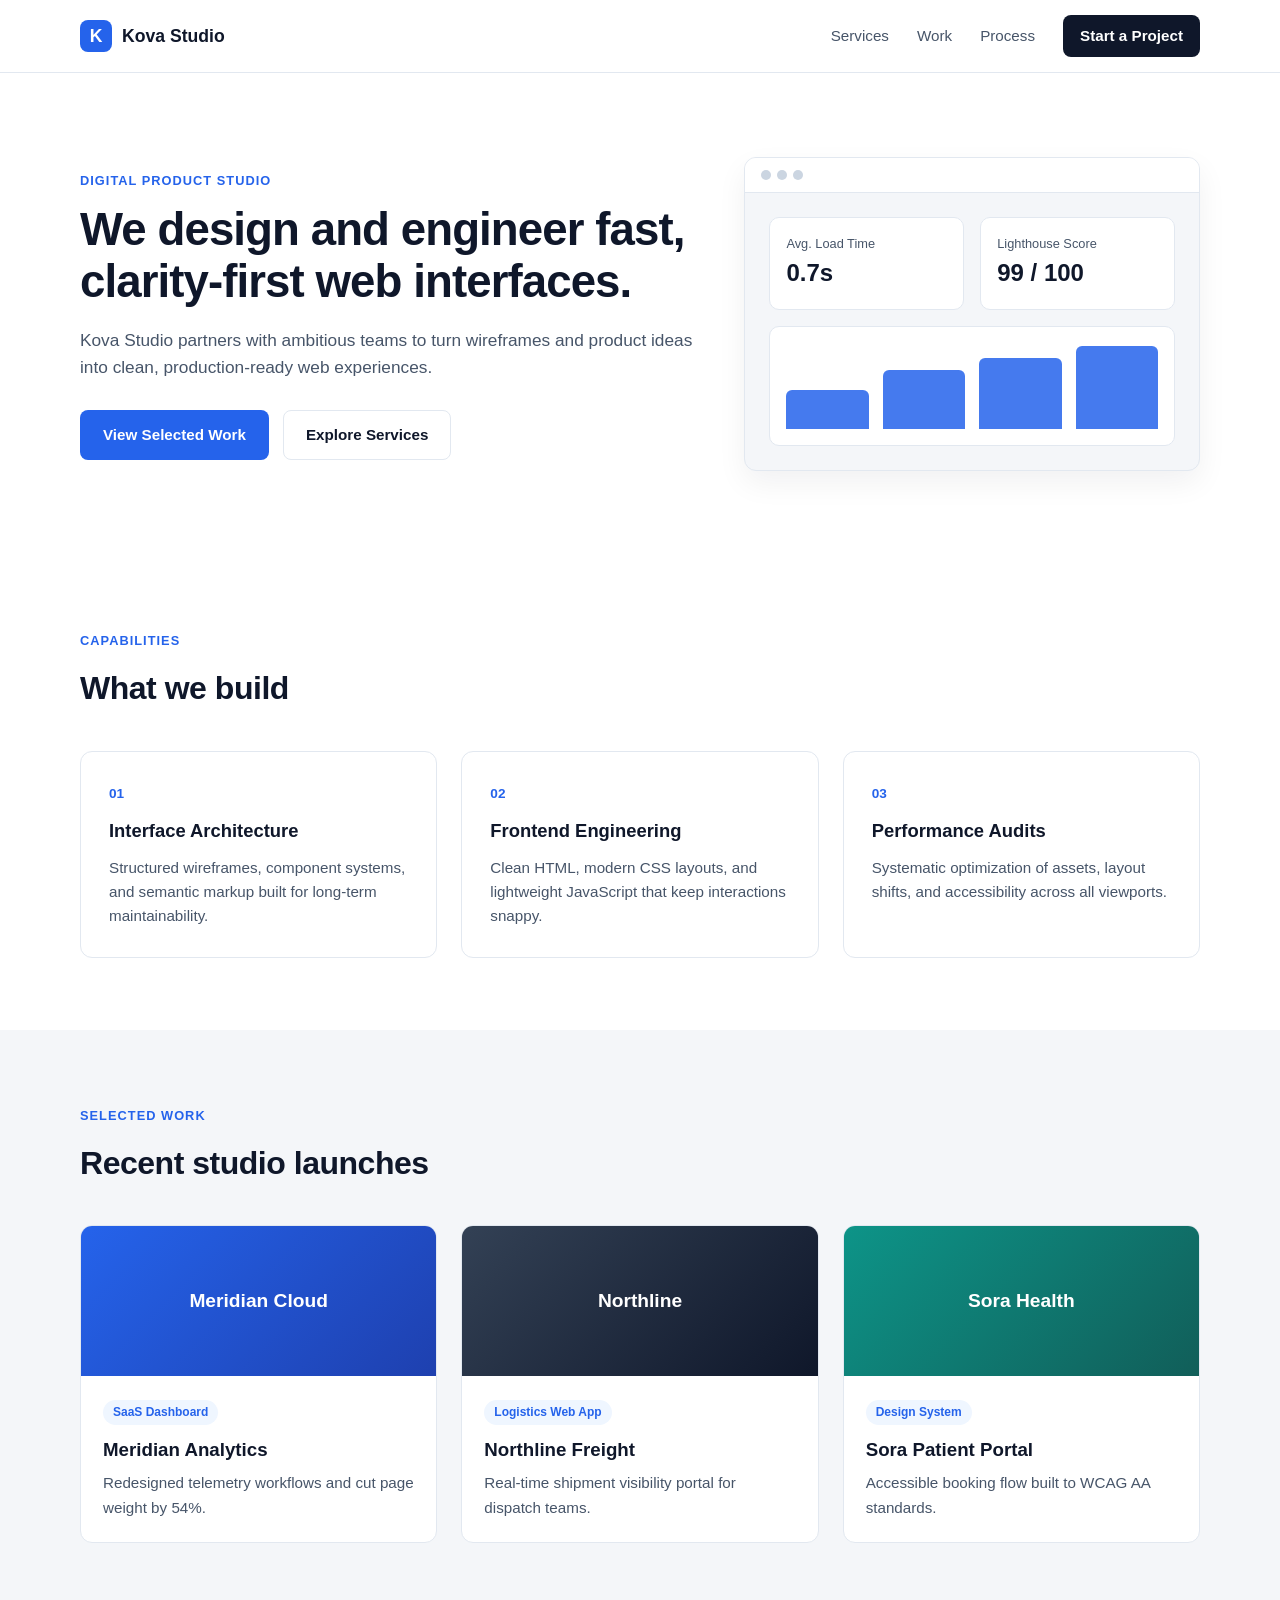
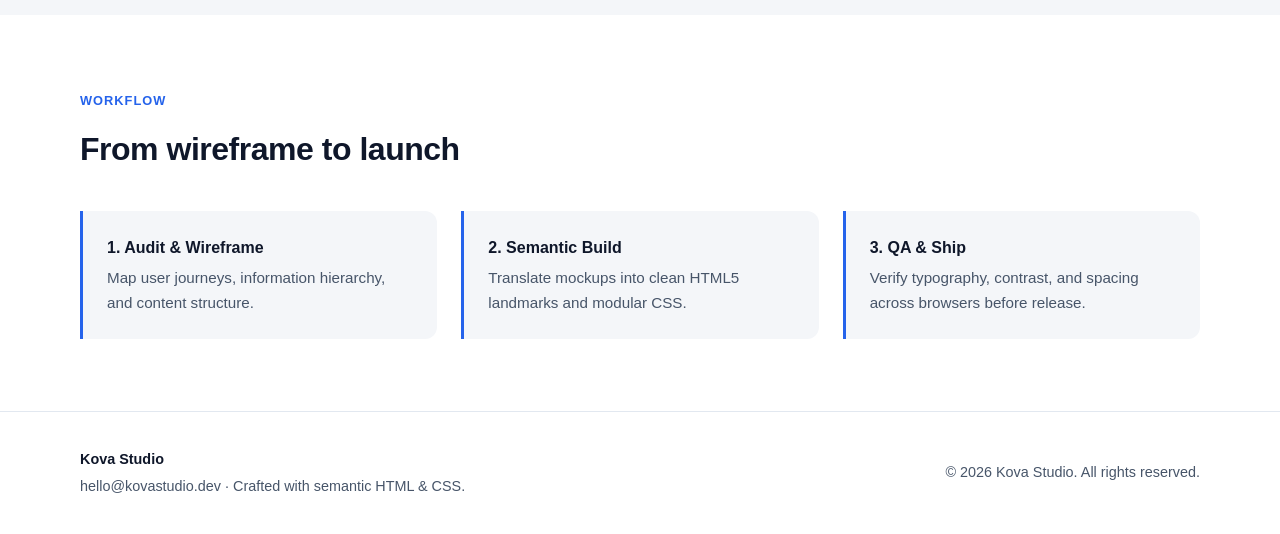
<file: week-1/index.html>
<!DOCTYPE html>
<html lang="en">
<head>
    <meta charset="UTF-8">
    <meta name="viewport" content="width=device-width, initial-scale=1.0">
    <title>Kova Studio — Digital Product &amp; Web Engineering</title>
    <link rel="stylesheet" href="styles.css">
</head>
<body>
    <header class="site-header">
        <div class="container header-inner">
            <a href="#" class="brand">
                <span class="brand-mark">K</span>
                <span>Kova Studio</span>
            </a>
            <nav class="main-nav">
                <a href="#services">Services</a>
                <a href="#work">Work</a>
                <a href="#process">Process</a>
                <a href="#contact" class="btn btn-sm">Start a Project</a>
            </nav>
        </div>
    </header>

    <main>
        <section class="hero">
            <div class="container hero-grid">
                <div class="hero-copy">
                    <span class="eyebrow">Digital Product Studio</span>
                    <h1>We design and engineer fast, clarity-first web interfaces.</h1>
                    <p class="lead">
                        Kova Studio partners with ambitious teams to turn wireframes and product ideas
                        into clean, production-ready web experiences.
                    </p>
                    <div class="hero-actions">
                        <a href="#work" class="btn btn-primary">View Selected Work</a>
                        <a href="#services" class="btn btn-outline">Explore Services</a>
                    </div>
                </div>
                <div class="hero-visual">
                    <div class="mockup-window">
                        <div class="mockup-bar">
                            <span></span><span></span><span></span>
                        </div>
                        <div class="mockup-body">
                            <div class="mockup-metric">
                                <span class="label">Avg. Load Time</span>
                                <strong>0.7s</strong>
                            </div>
                            <div class="mockup-metric">
                                <span class="label">Lighthouse Score</span>
                                <strong>99 / 100</strong>
                            </div>
                            <div class="mockup-bar-chart">
                                <div style="height: 45%;"></div>
                                <div style="height: 68%;"></div>
                                <div style="height: 82%;"></div>
                                <div style="height: 96%;"></div>
                            </div>
                        </div>
                    </div>
                </div>
            </div>
        </section>

        <section id="services" class="section">
            <div class="container">
                <div class="section-header">
                    <span class="eyebrow">Capabilities</span>
                    <h2>What we build</h2>
                </div>
                <div class="card-grid">
                    <article class="card">
                        <span class="card-index">01</span>
                        <h3>Interface Architecture</h3>
                        <p>Structured wireframes, component systems, and semantic markup built for long-term maintainability.</p>
                    </article>
                    <article class="card">
                        <span class="card-index">02</span>
                        <h3>Frontend Engineering</h3>
                        <p>Clean HTML, modern CSS layouts, and lightweight JavaScript that keep interactions snappy.</p>
                    </article>
                    <article class="card">
                        <span class="card-index">03</span>
                        <h3>Performance Audits</h3>
                        <p>Systematic optimization of assets, layout shifts, and accessibility across all viewports.</p>
                    </article>
                </div>
            </div>
        </section>

        <section id="work" class="section section-muted">
            <div class="container">
                <div class="section-header">
                    <span class="eyebrow">Selected Work</span>
                    <h2>Recent studio launches</h2>
                </div>
                <div class="card-grid">
                    <article class="work-card">
                        <div class="work-thumb thumb-blue">Meridian Cloud</div>
                        <div class="work-body">
                            <span class="tag">SaaS Dashboard</span>
                            <h3>Meridian Analytics</h3>
                            <p>Redesigned telemetry workflows and cut page weight by 54%.</p>
                        </div>
                    </article>
                    <article class="work-card">
                        <div class="work-thumb thumb-slate">Northline</div>
                        <div class="work-body">
                            <span class="tag">Logistics Web App</span>
                            <h3>Northline Freight</h3>
                            <p>Real-time shipment visibility portal for dispatch teams.</p>
                        </div>
                    </article>
                    <article class="work-card">
                        <div class="work-thumb thumb-teal">Sora Health</div>
                        <div class="work-body">
                            <span class="tag">Design System</span>
                            <h3>Sora Patient Portal</h3>
                            <p>Accessible booking flow built to WCAG AA standards.</p>
                        </div>
                    </article>
                </div>
            </div>
        </section>

        <section id="process" class="section">
            <div class="container">
                <div class="section-header">
                    <span class="eyebrow">Workflow</span>
                    <h2>From wireframe to launch</h2>
                </div>
                <div class="process-grid">
                    <div class="process-step">
                        <strong>1. Audit &amp; Wireframe</strong>
                        <p>Map user journeys, information hierarchy, and content structure.</p>
                    </div>
                    <div class="process-step">
                        <strong>2. Semantic Build</strong>
                        <p>Translate mockups into clean HTML5 landmarks and modular CSS.</p>
                    </div>
                    <div class="process-step">
                        <strong>3. QA &amp; Ship</strong>
                        <p>Verify typography, contrast, and spacing across browsers before release.</p>
                    </div>
                </div>
            </div>
        </section>
    </main>

    <footer id="contact" class="site-footer">
        <div class="container footer-inner">
            <div>
                <strong>Kova Studio</strong>
                <p>hello@kovastudio.dev &middot; Crafted with semantic HTML &amp; CSS.</p>
            </div>
            <p class="copyright">&copy; 2026 Kova Studio. All rights reserved.</p>
        </div>
    </footer>
</body>
</html>
</file>
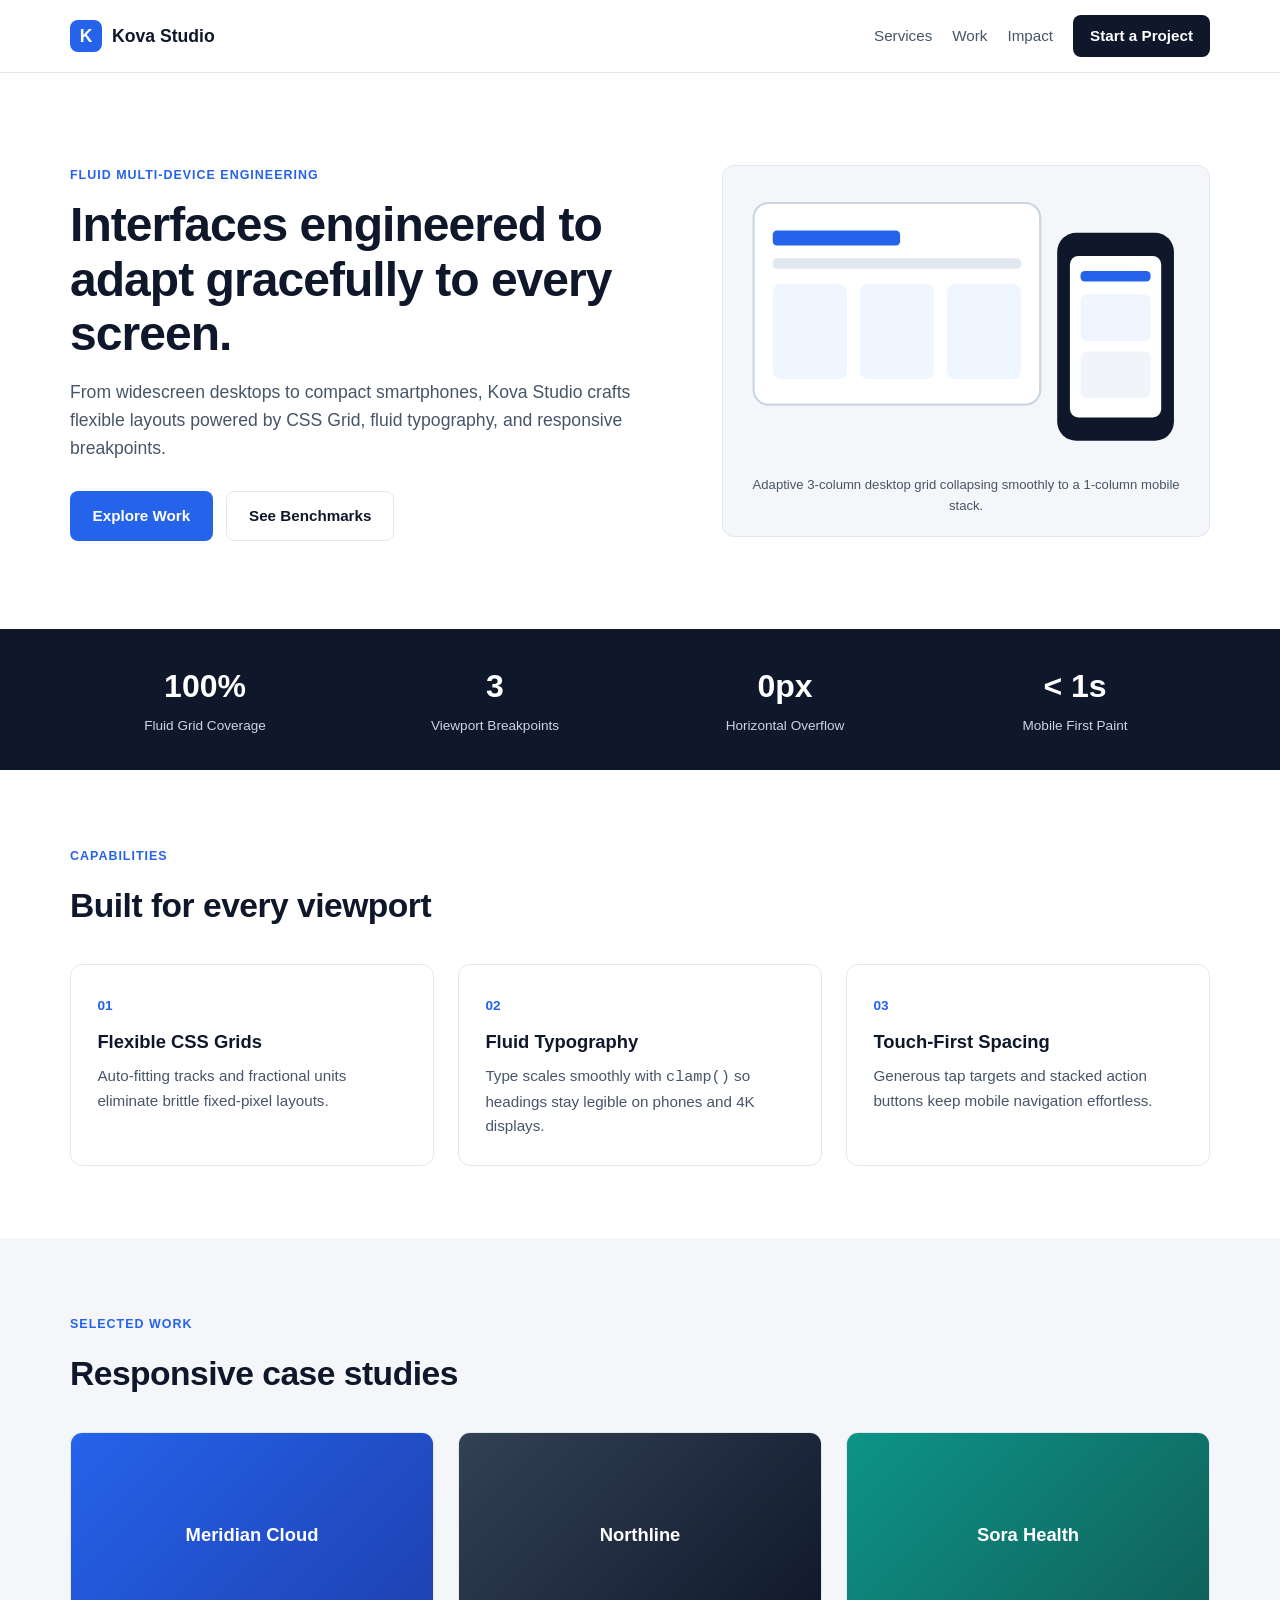
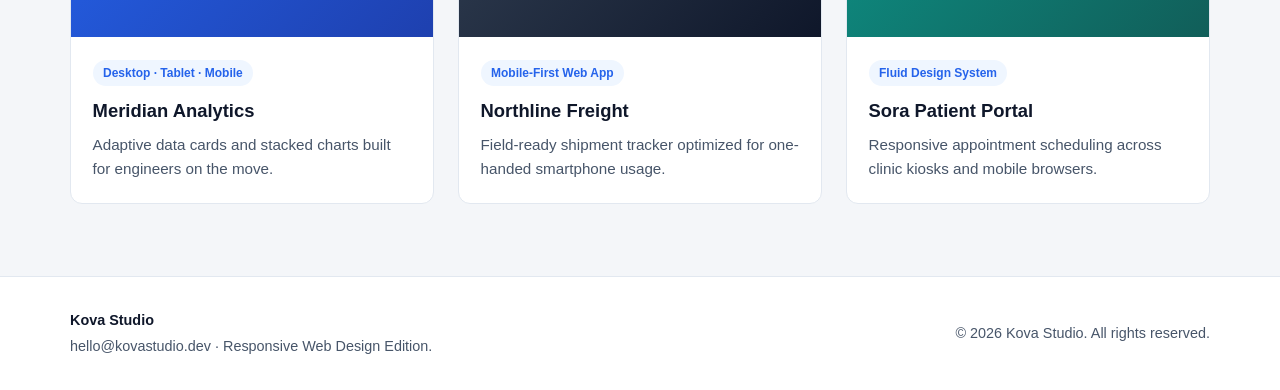
<file: week-2/index.html>
<!DOCTYPE html>
<html lang="en">
<head>
    <meta charset="UTF-8">
    <meta name="viewport" content="width=device-width, initial-scale=1.0">
    <title>Kova Studio — Responsive Web Design</title>
    <link rel="stylesheet" href="styles.css">
</head>
<body>
    <header class="site-header">
        <div class="container header-inner">
            <a href="#" class="brand">
                <span class="brand-mark">K</span>
                <span>Kova Studio</span>
            </a>
            <nav class="main-nav" aria-label="Primary">
                <a href="#services">Services</a>
                <a href="#work">Work</a>
                <a href="#metrics">Impact</a>
                <a href="#contact" class="btn btn-sm">Start a Project</a>
            </nav>
        </div>
    </header>

    <main>
        <section class="hero">
            <div class="container hero-grid">
                <div class="hero-copy">
                    <span class="eyebrow">Fluid Multi-Device Engineering</span>
                    <h1>Interfaces engineered to adapt gracefully to every screen.</h1>
                    <p class="lead">
                        From widescreen desktops to compact smartphones, Kova Studio crafts flexible
                        layouts powered by CSS Grid, fluid typography, and responsive breakpoints.
                    </p>
                    <div class="hero-actions">
                        <a href="#work" class="btn btn-primary">Explore Work</a>
                        <a href="#metrics" class="btn btn-outline">See Benchmarks</a>
                    </div>
                </div>
                <figure class="hero-figure">
                    <svg viewBox="0 0 420 260" class="fluid-svg" role="img" aria-label="Responsive desktop and mobile layout preview">
                        <rect x="10" y="16" width="270" height="190" rx="14" fill="#ffffff" stroke="#cbd5e1" stroke-width="2"/>
                        <rect x="28" y="42" width="120" height="14" rx="4" fill="#2563eb"/>
                        <rect x="28" y="68" width="234" height="10" rx="4" fill="#e2e8f0"/>
                        <rect x="28" y="92" width="70" height="90" rx="8" fill="#eff6ff"/>
                        <rect x="110" y="92" width="70" height="90" rx="8" fill="#eff6ff"/>
                        <rect x="192" y="92" width="70" height="90" rx="8" fill="#eff6ff"/>
                        <rect x="296" y="44" width="110" height="196" rx="18" fill="#0f172a"/>
                        <rect x="308" y="66" width="86" height="152" rx="8" fill="#ffffff"/>
                        <rect x="318" y="80" width="66" height="10" rx="4" fill="#2563eb"/>
                        <rect x="318" y="102" width="66" height="44" rx="6" fill="#eff6ff"/>
                        <rect x="318" y="156" width="66" height="44" rx="6" fill="#f1f5f9"/>
                    </svg>
                    <figcaption>Adaptive 3-column desktop grid collapsing smoothly to a 1-column mobile stack.</figcaption>
                </figure>
            </div>
        </section>

        <section id="metrics" class="metrics-strip">
            <div class="container metrics-grid">
                <div class="metric-item">
                    <strong>100%</strong>
                    <span>Fluid Grid Coverage</span>
                </div>
                <div class="metric-item">
                    <strong>3</strong>
                    <span>Viewport Breakpoints</span>
                </div>
                <div class="metric-item">
                    <strong>0px</strong>
                    <span>Horizontal Overflow</span>
                </div>
                <div class="metric-item">
                    <strong>&lt; 1s</strong>
                    <span>Mobile First Paint</span>
                </div>
            </div>
        </section>

        <section id="services" class="section">
            <div class="container">
                <div class="section-header">
                    <span class="eyebrow">Capabilities</span>
                    <h2>Built for every viewport</h2>
                </div>
                <div class="card-grid">
                    <article class="card">
                        <span class="card-index">01</span>
                        <h3>Flexible CSS Grids</h3>
                        <p>Auto-fitting tracks and fractional units eliminate brittle fixed-pixel layouts.</p>
                    </article>
                    <article class="card">
                        <span class="card-index">02</span>
                        <h3>Fluid Typography</h3>
                        <p>Type scales smoothly with <code>clamp()</code> so headings stay legible on phones and 4K displays.</p>
                    </article>
                    <article class="card">
                        <span class="card-index">03</span>
                        <h3>Touch-First Spacing</h3>
                        <p>Generous tap targets and stacked action buttons keep mobile navigation effortless.</p>
                    </article>
                </div>
            </div>
        </section>

        <section id="work" class="section section-muted">
            <div class="container">
                <div class="section-header">
                    <span class="eyebrow">Selected Work</span>
                    <h2>Responsive case studies</h2>
                </div>
                <div class="card-grid">
                    <article class="work-card">
                        <div class="work-thumb thumb-blue">Meridian Cloud</div>
                        <div class="work-body">
                            <span class="tag">Desktop &middot; Tablet &middot; Mobile</span>
                            <h3>Meridian Analytics</h3>
                            <p>Adaptive data cards and stacked charts built for engineers on the move.</p>
                        </div>
                    </article>
                    <article class="work-card">
                        <div class="work-thumb thumb-slate">Northline</div>
                        <div class="work-body">
                            <span class="tag">Mobile-First Web App</span>
                            <h3>Northline Freight</h3>
                            <p>Field-ready shipment tracker optimized for one-handed smartphone usage.</p>
                        </div>
                    </article>
                    <article class="work-card">
                        <div class="work-thumb thumb-teal">Sora Health</div>
                        <div class="work-body">
                            <span class="tag">Fluid Design System</span>
                            <h3>Sora Patient Portal</h3>
                            <p>Responsive appointment scheduling across clinic kiosks and mobile browsers.</p>
                        </div>
                    </article>
                </div>
            </div>
        </section>
    </main>

    <footer id="contact" class="site-footer">
        <div class="container footer-inner">
            <div>
                <strong>Kova Studio</strong>
                <p>hello@kovastudio.dev &middot; Responsive Web Design Edition.</p>
            </div>
            <p class="copyright">&copy; 2026 Kova Studio. All rights reserved.</p>
        </div>
    </footer>
</body>
</html>
</file>
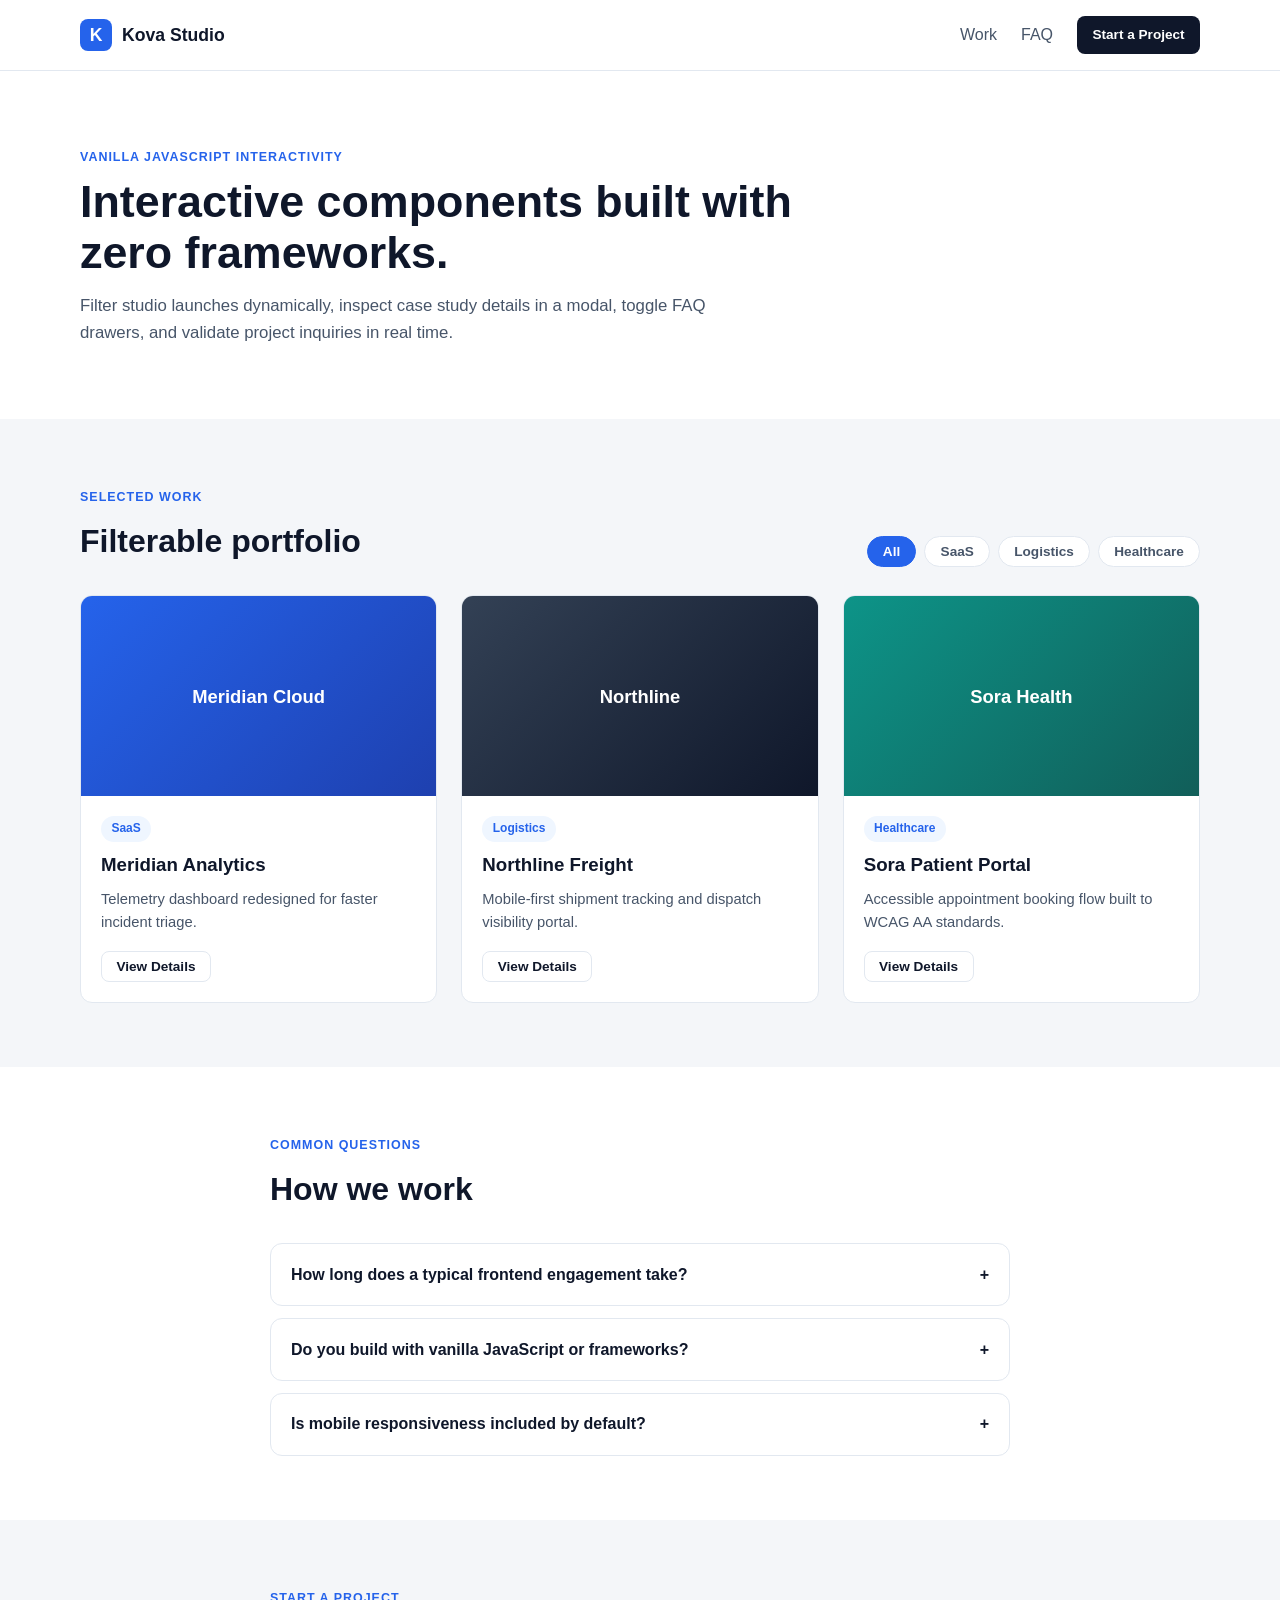
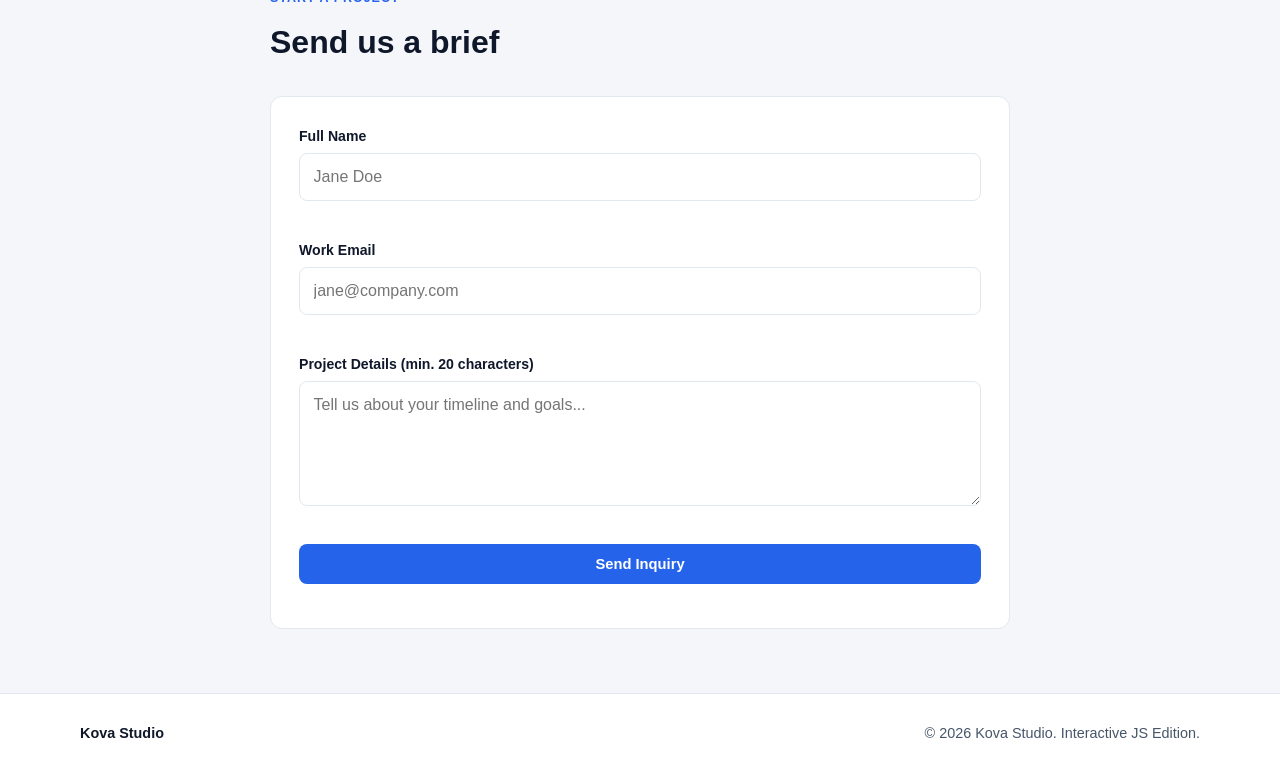
<file: week-3/index.html>
<!DOCTYPE html>
<html lang="en">
<head>
    <meta charset="UTF-8">
    <meta name="viewport" content="width=device-width, initial-scale=1.0">
    <title>Kova Studio — Interactive Web Experience</title>
    <link rel="stylesheet" href="styles.css">
</head>
<body>
    <header class="site-header">
        <div class="container header-inner">
            <a href="#" class="brand">
                <span class="brand-mark">K</span>
                <span>Kova Studio</span>
            </a>
            <button id="menu-toggle" class="menu-toggle" type="button" aria-label="Toggle navigation" aria-expanded="false">
                ☰
            </button>
            <nav id="main-nav" class="main-nav" aria-label="Primary">
                <a href="#work">Work</a>
                <a href="#faq">FAQ</a>
                <a href="#contact" class="btn btn-sm">Start a Project</a>
            </nav>
        </div>
    </header>

    <main>
        <section class="hero">
            <div class="container">
                <span class="eyebrow">Vanilla JavaScript Interactivity</span>
                <h1>Interactive components built with zero frameworks.</h1>
                <p class="lead">
                    Filter studio launches dynamically, inspect case study details in a modal,
                    toggle FAQ drawers, and validate project inquiries in real time.
                </p>
            </div>
        </section>

        <section id="work" class="section section-muted">
            <div class="container">
                <div class="section-bar">
                    <div>
                        <span class="eyebrow">Selected Work</span>
                        <h2>Filterable portfolio</h2>
                    </div>
                    <div class="filter-group" role="group" aria-label="Filter projects by category">
                        <button class="filter-btn active" data-filter="all" type="button">All</button>
                        <button class="filter-btn" data-filter="saas" type="button">SaaS</button>
                        <button class="filter-btn" data-filter="logistics" type="button">Logistics</button>
                        <button class="filter-btn" data-filter="healthcare" type="button">Healthcare</button>
                    </div>
                </div>

                <div id="work-grid" class="card-grid">
                    <article class="work-card" data-category="saas">
                        <div class="work-thumb thumb-blue">Meridian Cloud</div>
                        <div class="work-body">
                            <span class="tag">SaaS</span>
                            <h3>Meridian Analytics</h3>
                            <p>Telemetry dashboard redesigned for faster incident triage.</p>
                            <button class="btn btn-outline btn-sm open-modal-btn" type="button"
                                data-title="Meridian Analytics"
                                data-category="SaaS Dashboard"
                                data-summary="Re-architected a legacy analytics suite into modular UI panels, cutting initial bundle weight by 54% and doubling chart interaction speed.">
                                View Details
                            </button>
                        </div>
                    </article>

                    <article class="work-card" data-category="logistics">
                        <div class="work-thumb thumb-slate">Northline</div>
                        <div class="work-body">
                            <span class="tag">Logistics</span>
                            <h3>Northline Freight</h3>
                            <p>Mobile-first shipment tracking and dispatch visibility portal.</p>
                            <button class="btn btn-outline btn-sm open-modal-btn" type="button"
                                data-title="Northline Freight"
                                data-category="Logistics Web App"
                                data-summary="Built an adaptive shipment tracker with live status filters, responsive card grids, and fast one-handed mobile navigation for field drivers.">
                                View Details
                            </button>
                        </div>
                    </article>

                    <article class="work-card" data-category="healthcare">
                        <div class="work-thumb thumb-teal">Sora Health</div>
                        <div class="work-body">
                            <span class="tag">Healthcare</span>
                            <h3>Sora Patient Portal</h3>
                            <p>Accessible appointment booking flow built to WCAG AA standards.</p>
                            <button class="btn btn-outline btn-sm open-modal-btn" type="button"
                                data-title="Sora Patient Portal"
                                data-category="Healthcare Design System"
                                data-summary="Delivered a high-contrast, keyboard-navigable patient portal with simplified booking steps and instant validation feedback.">
                                View Details
                            </button>
                        </div>
                    </article>
                </div>
            </div>
        </section>

        <section id="faq" class="section">
            <div class="container narrow">
                <div class="section-header">
                    <span class="eyebrow">Common Questions</span>
                    <h2>How we work</h2>
                </div>
                <div class="accordion">
                    <div class="accordion-item">
                        <button class="accordion-trigger" type="button" aria-expanded="false">
                            <span>How long does a typical frontend engagement take?</span>
                            <span class="accordion-icon">+</span>
                        </button>
                        <div class="accordion-panel">
                            <p>Most marketing sites and interactive dashboards ship in 3 to 5 weeks from wireframe sign-off.</p>
                        </div>
                    </div>
                    <div class="accordion-item">
                        <button class="accordion-trigger" type="button" aria-expanded="false">
                            <span>Do you build with vanilla JavaScript or frameworks?</span>
                            <span class="accordion-icon">+</span>
                        </button>
                        <div class="accordion-panel">
                            <p>We match the stack to the project—using lean vanilla ES6 for content-heavy sites and component frameworks for complex apps.</p>
                        </div>
                    </div>
                    <div class="accordion-item">
                        <button class="accordion-trigger" type="button" aria-expanded="false">
                            <span>Is mobile responsiveness included by default?</span>
                            <span class="accordion-icon">+</span>
                        </button>
                        <div class="accordion-panel">
                            <p>Yes. Every layout is tested across desktop, tablet, and smartphone viewports before launch.</p>
                        </div>
                    </div>
                </div>
            </div>
        </section>

        <section id="contact" class="section section-muted">
            <div class="container narrow">
                <div class="section-header">
                    <span class="eyebrow">Start a Project</span>
                    <h2>Send us a brief</h2>
                </div>
                <form id="contact-form" class="contact-form" novalidate>
                    <div class="field">
                        <label for="name">Full Name</label>
                        <input id="name" name="name" type="text" placeholder="Jane Doe" required>
                        <small class="field-error" id="name-error"></small>
                    </div>
                    <div class="field">
                        <label for="email">Work Email</label>
                        <input id="email" name="email" type="email" placeholder="jane@company.com" required>
                        <small class="field-error" id="email-error"></small>
                    </div>
                    <div class="field">
                        <label for="message">Project Details (min. 20 characters)</label>
                        <textarea id="message" name="message" rows="4" placeholder="Tell us about your timeline and goals..." required></textarea>
                        <small class="field-error" id="message-error"></small>
                    </div>
                    <button type="submit" class="btn btn-primary">Send Inquiry</button>
                    <div id="form-status" class="form-status" aria-live="polite"></div>
                </form>
            </div>
        </section>
    </main>

    <!-- Project Details Modal -->
    <div id="project-modal" class="modal-backdrop hidden" role="dialog" aria-modal="true" aria-labelledby="modal-title">
        <div class="modal-card">
            <div class="modal-header">
                <span id="modal-category" class="tag">Category</span>
                <button id="close-modal" class="close-btn" type="button" aria-label="Close modal">✕</button>
            </div>
            <h3 id="modal-title">Project Title</h3>
            <p id="modal-summary" class="modal-summary"></p>
        </div>
    </div>

    <footer class="site-footer">
        <div class="container footer-inner">
            <strong>Kova Studio</strong>
            <p>&copy; 2026 Kova Studio. Interactive JS Edition.</p>
        </div>
    </footer>

    <script src="app.js"></script>
</body>
</html>
</file>
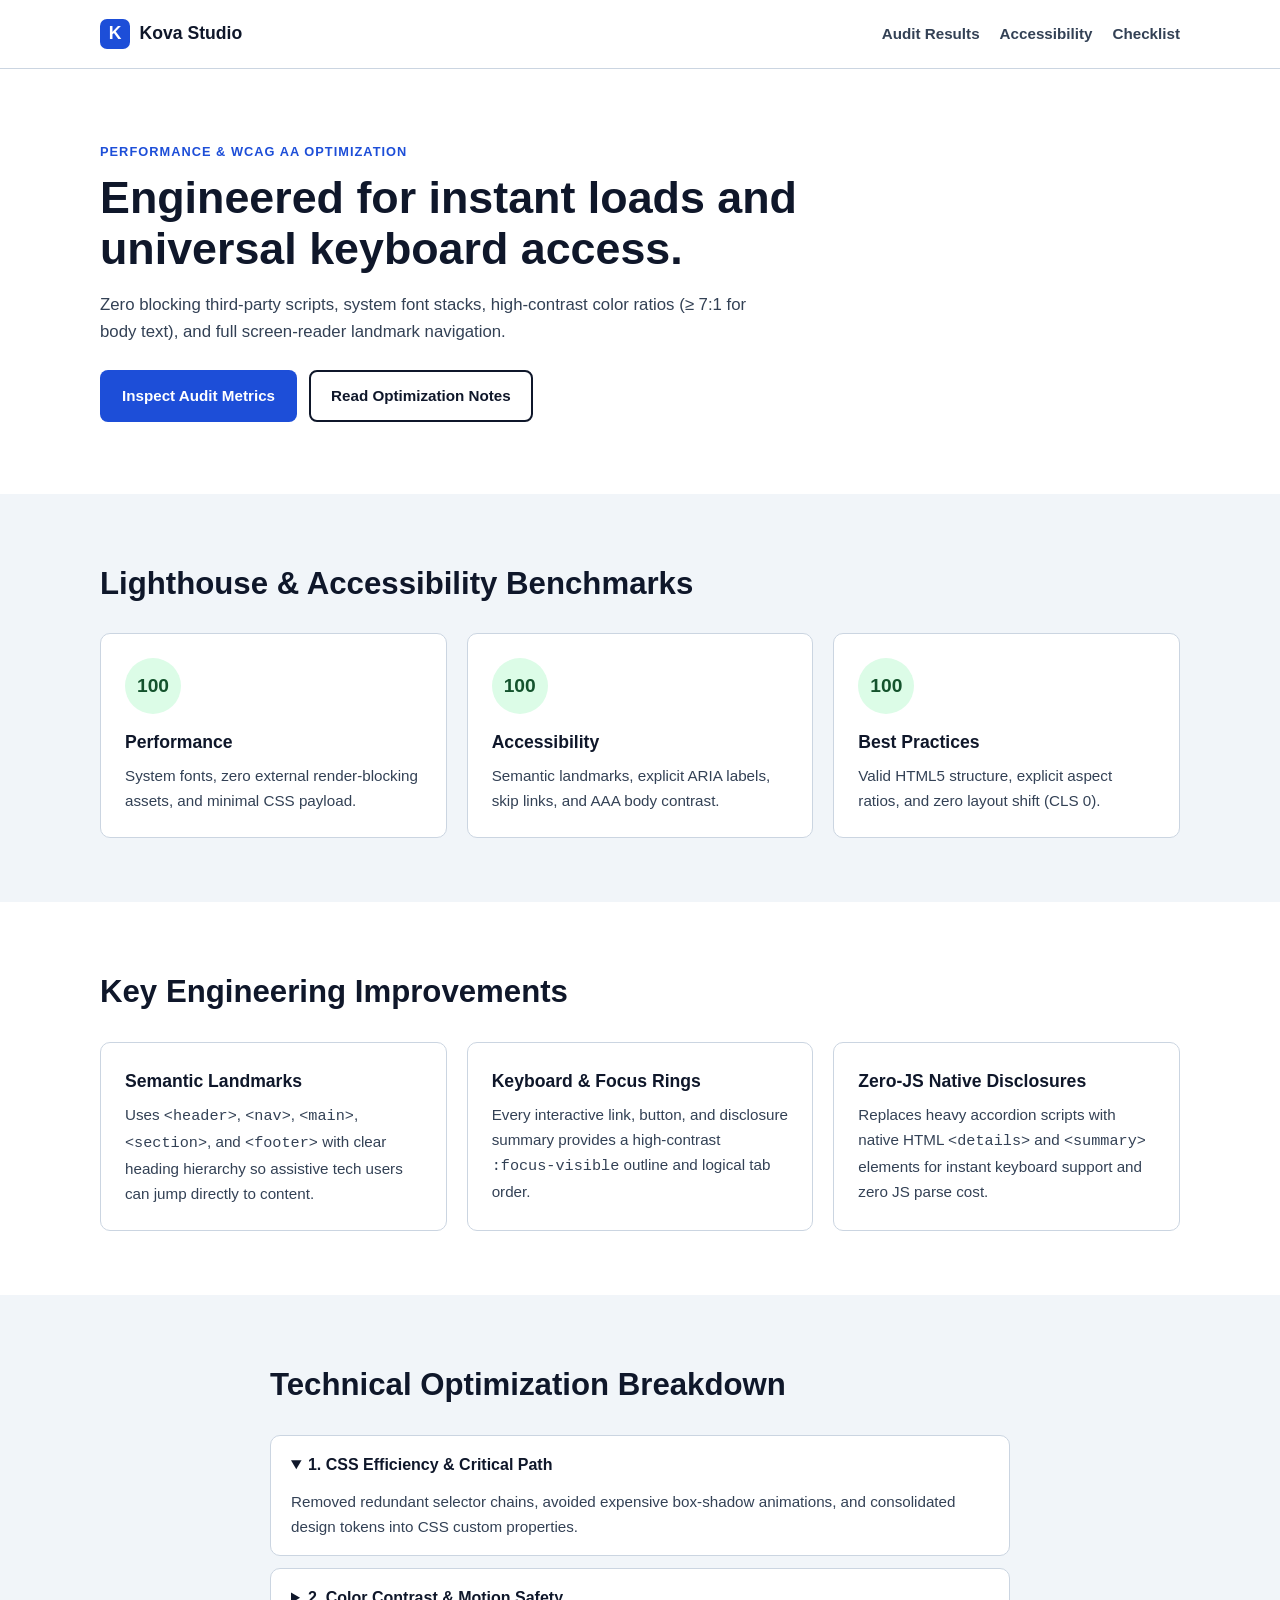
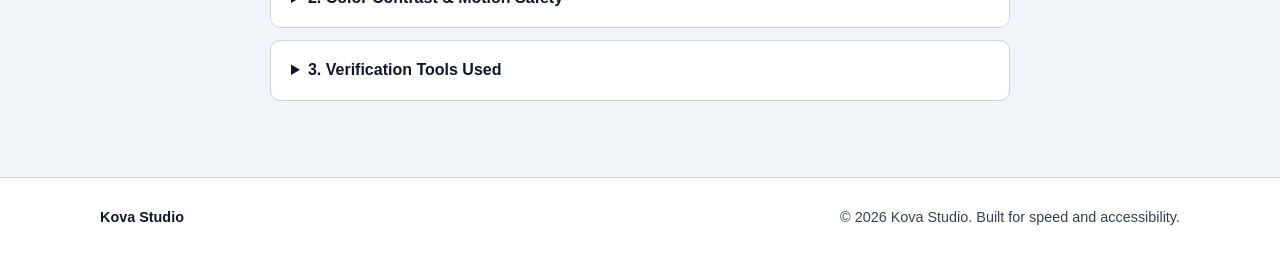
<file: week-4/index.html>
<!DOCTYPE html>
<html lang="en">
<head>
    <meta charset="UTF-8">
    <meta name="viewport" content="width=device-width, initial-scale=1.0">
    <meta name="description" content="Kova Studio — Accessible, high-performance frontend engineering built to WCAG AA and Lighthouse best practices.">
    <title>Kova Studio — Performance &amp; Accessibility</title>
    <link rel="stylesheet" href="styles.css">
</head>
<body>
    <a href="#main-content" class="skip-link">Skip to main content</a>

    <header class="site-header" role="banner">
        <div class="container header-inner">
            <a href="#main-content" class="brand" aria-label="Kova Studio Home">
                <span class="brand-mark" aria-hidden="true">K</span>
                <span>Kova Studio</span>
            </a>
            <nav class="main-nav" aria-label="Primary navigation">
                <a href="#audit">Audit Results</a>
                <a href="#accessibility">Accessibility</a>
                <a href="#checklist">Checklist</a>
            </nav>
        </div>
    </header>

    <main id="main-content" tabindex="-1">
        <section class="hero" aria-labelledby="hero-heading">
            <div class="container">
                <p class="eyebrow">Performance &amp; WCAG AA Optimization</p>
                <h1 id="hero-heading">Engineered for instant loads and universal keyboard access.</h1>
                <p class="lead">
                    Zero blocking third-party scripts, system font stacks, high-contrast color ratios
                    (&ge; 7:1 for body text), and full screen-reader landmark navigation.
                </p>
                <div class="hero-actions">
                    <a href="#audit" class="btn btn-primary">Inspect Audit Metrics</a>
                    <a href="#checklist" class="btn btn-outline">Read Optimization Notes</a>
                </div>
            </div>
        </section>

        <section id="audit" class="section section-muted" aria-labelledby="audit-heading">
            <div class="container">
                <h2 id="audit-heading">Lighthouse &amp; Accessibility Benchmarks</h2>
                <div class="kpi-grid" role="list">
                    <article class="kpi-card" role="listitem">
                        <span class="kpi-score" aria-label="Performance score 100 out of 100">100</span>
                        <h3>Performance</h3>
                        <p>System fonts, zero external render-blocking assets, and minimal CSS payload.</p>
                    </article>
                    <article class="kpi-card" role="listitem">
                        <span class="kpi-score" aria-label="Accessibility score 100 out of 100">100</span>
                        <h3>Accessibility</h3>
                        <p>Semantic landmarks, explicit ARIA labels, skip links, and AAA body contrast.</p>
                    </article>
                    <article class="kpi-card" role="listitem">
                        <span class="kpi-score" aria-label="Best practices score 100 out of 100">100</span>
                        <h3>Best Practices</h3>
                        <p>Valid HTML5 structure, explicit aspect ratios, and zero layout shift (CLS 0).</p>
                    </article>
                </div>
            </div>
        </section>

        <section id="accessibility" class="section" aria-labelledby="a11y-heading">
            <div class="container">
                <h2 id="a11y-heading">Key Engineering Improvements</h2>
                <div class="card-grid">
                    <article class="card">
                        <h3>Semantic Landmarks</h3>
                        <p>Uses <code>&lt;header&gt;</code>, <code>&lt;nav&gt;</code>, <code>&lt;main&gt;</code>, <code>&lt;section&gt;</code>, and <code>&lt;footer&gt;</code> with clear heading hierarchy so assistive tech users can jump directly to content.</p>
                    </article>
                    <article class="card">
                        <h3>Keyboard &amp; Focus Rings</h3>
                        <p>Every interactive link, button, and disclosure summary provides a high-contrast <code>:focus-visible</code> outline and logical tab order.</p>
                    </article>
                    <article class="card">
                        <h3>Zero-JS Native Disclosures</h3>
                        <p>Replaces heavy accordion scripts with native HTML <code>&lt;details&gt;</code> and <code>&lt;summary&gt;</code> elements for instant keyboard support and zero JS parse cost.</p>
                    </article>
                </div>
            </div>
        </section>

        <section id="checklist" class="section section-muted" aria-labelledby="checklist-heading">
            <div class="container narrow">
                <h2 id="checklist-heading">Technical Optimization Breakdown</h2>
                <details class="disclosure" open>
                    <summary>1. CSS Efficiency &amp; Critical Path</summary>
                    <p>Removed redundant selector chains, avoided expensive box-shadow animations, and consolidated design tokens into CSS custom properties.</p>
                </details>
                <details class="disclosure">
                    <summary>2. Color Contrast &amp; Motion Safety</summary>
                    <p>Primary text (#0f172a on #ffffff) achieves a 17.8:1 contrast ratio, while muted text (#334155 on #ffffff) exceeds 10:1. Respects <code>prefers-reduced-motion: reduce</code>.</p>
                </details>
                <details class="disclosure">
                    <summary>3. Verification Tools Used</summary>
                    <p>Validated using Chrome Lighthouse, WAVE Web Accessibility Evaluation Tool, and keyboard-only Tab / Shift+Tab / Enter walkthroughs.</p>
                </details>
            </div>
        </section>
    </main>

    <footer class="site-footer" role="contentinfo">
        <div class="container footer-inner">
            <strong>Kova Studio</strong>
            <p>&copy; 2026 Kova Studio. Built for speed and accessibility.</p>
        </div>
    </footer>
</body>
</html>
</file>
<file: week-1/styles.css>
:root {
    --bg: #ffffff;
    --bg-muted: #f4f6f9;
    --ink: #0f172a;
    --ink-muted: #475569;
    --border: #e2e8f0;
    --accent: #2563eb;
    --accent-dark: #1d4ed8;
    --radius: 12px;
}

* {
    box-sizing: border-box;
    margin: 0;
    padding: 0;
}

body {
    font-family: -apple-system, BlinkMacSystemFont, "Segoe UI", Roboto, sans-serif;
    color: var(--ink);
    background: var(--bg);
    line-height: 1.6;
}

a {
    color: inherit;
    text-decoration: none;
}

.container {
    width: 1120px;
    max-width: 92%;
    margin: 0 auto;
}

/* Header */
.site-header {
    border-bottom: 1px solid var(--border);
    background: var(--bg);
    position: sticky;
    top: 0;
    z-index: 10;
}

.header-inner {
    display: flex;
    justify-content: space-between;
    align-items: center;
    height: 72px;
}

.brand {
    display: flex;
    align-items: center;
    gap: 10px;
    font-weight: 700;
    font-size: 1.1rem;
}

.brand-mark {
    width: 32px;
    height: 32px;
    border-radius: 8px;
    background: var(--accent);
    color: #fff;
    display: inline-flex;
    align-items: center;
    justify-content: center;
    font-weight: 800;
}

.main-nav {
    display: flex;
    align-items: center;
    gap: 28px;
    font-size: 0.95rem;
    font-weight: 500;
    color: var(--ink-muted);
}

.main-nav a:hover {
    color: var(--ink);
}

/* Buttons */
.btn {
    display: inline-block;
    padding: 12px 22px;
    border-radius: 8px;
    font-weight: 600;
    font-size: 0.95rem;
    border: 1px solid transparent;
}

.btn-sm {
    padding: 8px 16px;
    background: var(--ink);
    color: #fff;
}

.btn-sm:hover {
    color: #fff;
    background: #1e293b;
}

.btn-primary {
    background: var(--accent);
    color: #fff;
}

.btn-primary:hover {
    background: var(--accent-dark);
}

.btn-outline {
    border-color: var(--border);
    color: var(--ink);
}

.btn-outline:hover {
    background: var(--bg-muted);
}

/* Hero */
.hero {
    padding: 84px 0;
}

.hero-grid {
    display: grid;
    grid-template-columns: 1.15fr 0.85fr;
    gap: 48px;
    align-items: center;
}

.eyebrow {
    display: inline-block;
    font-size: 0.8rem;
    font-weight: 700;
    text-transform: uppercase;
    letter-spacing: 0.08em;
    color: var(--accent);
    margin-bottom: 12px;
}

.hero h1 {
    font-size: 2.85rem;
    line-height: 1.15;
    letter-spacing: -0.02em;
    margin-bottom: 18px;
}

.lead {
    font-size: 1.08rem;
    color: var(--ink-muted);
    margin-bottom: 28px;
}

.hero-actions {
    display: flex;
    gap: 14px;
}

.mockup-window {
    border: 1px solid var(--border);
    border-radius: var(--radius);
    background: var(--bg-muted);
    overflow: hidden;
    box-shadow: 0 12px 30px rgba(15, 23, 42, 0.06);
}

.mockup-bar {
    display: flex;
    gap: 6px;
    padding: 12px 16px;
    background: #fff;
    border-bottom: 1px solid var(--border);
}

.mockup-bar span {
    width: 10px;
    height: 10px;
    border-radius: 50%;
    background: #cbd5e1;
}

.mockup-body {
    padding: 24px;
    display: grid;
    grid-template-columns: 1fr 1fr;
    gap: 16px;
}

.mockup-metric {
    background: #fff;
    border: 1px solid var(--border);
    border-radius: 10px;
    padding: 16px;
}

.mockup-metric .label {
    display: block;
    font-size: 0.8rem;
    color: var(--ink-muted);
}

.mockup-metric strong {
    font-size: 1.5rem;
}

.mockup-bar-chart {
    grid-column: 1 / -1;
    height: 120px;
    background: #fff;
    border: 1px solid var(--border);
    border-radius: 10px;
    padding: 16px;
    display: flex;
    align-items: flex-end;
    gap: 14px;
}

.mockup-bar-chart div {
    flex: 1;
    background: var(--accent);
    border-radius: 6px 6px 0 0;
    opacity: 0.85;
}

/* Sections & Cards */
.section {
    padding: 72px 0;
}

.section-muted {
    background: var(--bg-muted);
}

.section-header {
    margin-bottom: 36px;
}

.section-header h2 {
    font-size: 2rem;
    letter-spacing: -0.015em;
}

.card-grid,
.process-grid {
    display: grid;
    grid-template-columns: repeat(3, 1fr);
    gap: 24px;
}

.card {
    border: 1px solid var(--border);
    border-radius: var(--radius);
    padding: 28px;
    background: #fff;
}

.card-index {
    display: inline-block;
    font-size: 0.85rem;
    font-weight: 700;
    color: var(--accent);
    margin-bottom: 12px;
}

.card h3 {
    margin-bottom: 10px;
    font-size: 1.15rem;
}

.card p,
.work-body p,
.process-step p {
    color: var(--ink-muted);
    font-size: 0.95rem;
}

.work-card {
    background: #fff;
    border: 1px solid var(--border);
    border-radius: var(--radius);
    overflow: hidden;
}

.work-thumb {
    height: 150px;
    display: flex;
    align-items: center;
    justify-content: center;
    color: #fff;
    font-weight: 700;
    font-size: 1.2rem;
}

.thumb-blue { background: linear-gradient(135deg, #2563eb, #1e40af); }
.thumb-slate { background: linear-gradient(135deg, #334155, #0f172a); }
.thumb-teal { background: linear-gradient(135deg, #0d9488, #115e59); }

.work-body {
    padding: 22px;
}

.tag {
    display: inline-block;
    font-size: 0.75rem;
    font-weight: 600;
    color: var(--accent);
    background: #eff6ff;
    padding: 3px 10px;
    border-radius: 999px;
    margin-bottom: 10px;
}

.work-body h3 {
    margin-bottom: 6px;
}

.process-step {
    padding: 24px;
    border-left: 3px solid var(--accent);
    background: var(--bg-muted);
    border-radius: 0 var(--radius) var(--radius) 0;
}

.process-step strong {
    display: block;
    margin-bottom: 6px;
}

/* Footer */
.site-footer {
    border-top: 1px solid var(--border);
    padding: 36px 0;
    color: var(--ink-muted);
    font-size: 0.9rem;
}

.footer-inner {
    display: flex;
    justify-content: space-between;
    align-items: center;
}

.site-footer strong {
    color: var(--ink);
    display: block;
    margin-bottom: 4px;
}
</file>
<file: week-2/styles.css>
:root {
    --bg: #ffffff;
    --bg-muted: #f4f6f9;
    --ink: #0f172a;
    --ink-muted: #475569;
    --border: #e2e8f0;
    --accent: #2563eb;
    --accent-dark: #1d4ed8;
    --radius: 12px;
}

* {
    box-sizing: border-box;
    margin: 0;
    padding: 0;
}

body {
    font-family: -apple-system, BlinkMacSystemFont, "Segoe UI", Roboto, sans-serif;
    color: var(--ink);
    background: var(--bg);
    line-height: 1.6;
}

img, svg {
    max-width: 100%;
    height: auto;
    display: block;
}

a {
    color: inherit;
    text-decoration: none;
}

.container {
    width: min(1140px, 92%);
    margin: 0 auto;
}

/* Header */
.site-header {
    border-bottom: 1px solid var(--border);
    background: var(--bg);
    position: sticky;
    top: 0;
    z-index: 10;
}

.header-inner {
    display: flex;
    justify-content: space-between;
    align-items: center;
    min-height: 72px;
    gap: 1rem;
    padding: 0.75rem 0;
}

.brand {
    display: flex;
    align-items: center;
    gap: 10px;
    font-weight: 700;
    font-size: 1.1rem;
    flex-shrink: 0;
}

.brand-mark {
    width: 32px;
    height: 32px;
    border-radius: 8px;
    background: var(--accent);
    color: #fff;
    display: inline-flex;
    align-items: center;
    justify-content: center;
    font-weight: 800;
}

.main-nav {
    display: flex;
    align-items: center;
    flex-wrap: wrap;
    gap: 1.25rem;
    font-size: 0.95rem;
    font-weight: 500;
    color: var(--ink-muted);
}

.main-nav a:hover {
    color: var(--ink);
}

/* Buttons */
.btn {
    display: inline-flex;
    align-items: center;
    justify-content: center;
    padding: 0.75rem 1.35rem;
    border-radius: 8px;
    font-weight: 600;
    font-size: 0.95rem;
    border: 1px solid transparent;
    transition: background 0.15s ease;
}

.btn-sm {
    padding: 0.5rem 1rem;
    background: var(--ink);
    color: #fff;
}

.btn-sm:hover {
    background: #1e293b;
    color: #fff;
}

.btn-primary {
    background: var(--accent);
    color: #fff;
}

.btn-primary:hover {
    background: var(--accent-dark);
}

.btn-outline {
    border-color: var(--border);
    color: var(--ink);
}

.btn-outline:hover {
    background: var(--bg-muted);
}

/* Hero */
.hero {
    padding: clamp(3rem, 7vw, 5.5rem) 0;
}

.hero-grid {
    display: grid;
    grid-template-columns: 1.1fr 0.9fr;
    gap: clamp(2rem, 5vw, 3.5rem);
    align-items: center;
}

.eyebrow {
    display: inline-block;
    font-size: 0.78rem;
    font-weight: 700;
    text-transform: uppercase;
    letter-spacing: 0.08em;
    color: var(--accent);
    margin-bottom: 0.75rem;
}

.hero h1 {
    font-size: clamp(1.9rem, 4.2vw, 3rem);
    line-height: 1.14;
    letter-spacing: -0.02em;
    margin-bottom: 1rem;
}

.lead {
    font-size: clamp(0.98rem, 1.5vw, 1.1rem);
    color: var(--ink-muted);
    margin-bottom: 1.75rem;
}

.hero-actions {
    display: flex;
    flex-wrap: wrap;
    gap: 0.85rem;
}

.hero-figure {
    background: var(--bg-muted);
    border: 1px solid var(--border);
    border-radius: var(--radius);
    padding: 1.25rem;
}

.fluid-svg {
    width: 100%;
    margin-bottom: 0.75rem;
}

.hero-figure figcaption {
    font-size: 0.82rem;
    color: var(--ink-muted);
    text-align: center;
}

/* Metrics Strip */
.metrics-strip {
    background: var(--ink);
    color: #fff;
    padding: 2rem 0;
}

.metrics-grid {
    display: grid;
    grid-template-columns: repeat(4, 1fr);
    gap: 1.25rem;
    text-align: center;
}

.metric-item strong {
    display: block;
    font-size: clamp(1.4rem, 2.6vw, 2rem);
}

.metric-item span {
    font-size: 0.85rem;
    color: #cbd5e1;
}

/* Sections & Responsive Grids */
.section {
    padding: clamp(3rem, 6vw, 4.5rem) 0;
}

.section-muted {
    background: var(--bg-muted);
}

.section-header {
    margin-bottom: 2rem;
}

.section-header h2 {
    font-size: clamp(1.5rem, 3vw, 2.1rem);
    letter-spacing: -0.015em;
}

.card-grid {
    display: grid;
    grid-template-columns: repeat(3, minmax(0, 1fr));
    gap: 1.5rem;
}

.card {
    border: 1px solid var(--border);
    border-radius: var(--radius);
    padding: 1.65rem;
    background: #fff;
}

.card-index {
    display: inline-block;
    font-size: 0.85rem;
    font-weight: 700;
    color: var(--accent);
    margin-bottom: 0.65rem;
}

.card h3,
.work-body h3 {
    margin-bottom: 0.5rem;
    font-size: 1.15rem;
}

.card p,
.work-body p {
    color: var(--ink-muted);
    font-size: 0.95rem;
}

.work-card {
    background: #fff;
    border: 1px solid var(--border);
    border-radius: var(--radius);
    overflow: hidden;
    display: flex;
    flex-direction: column;
}

.work-thumb {
    aspect-ratio: 16 / 9;
    display: flex;
    align-items: center;
    justify-content: center;
    color: #fff;
    font-weight: 700;
    font-size: 1.15rem;
}

.thumb-blue { background: linear-gradient(135deg, #2563eb, #1e40af); }
.thumb-slate { background: linear-gradient(135deg, #334155, #0f172a); }
.thumb-teal { background: linear-gradient(135deg, #0d9488, #115e59); }

.work-body {
    padding: 1.35rem;
}

.tag {
    display: inline-block;
    font-size: 0.75rem;
    font-weight: 600;
    color: var(--accent);
    background: #eff6ff;
    padding: 0.2rem 0.65rem;
    border-radius: 999px;
    margin-bottom: 0.6rem;
}

/* Footer */
.site-footer {
    border-top: 1px solid var(--border);
    padding: 2rem 0;
    color: var(--ink-muted);
    font-size: 0.9rem;
}

.footer-inner {
    display: flex;
    justify-content: space-between;
    align-items: center;
    flex-wrap: wrap;
    gap: 1rem;
}

.site-footer strong {
    color: var(--ink);
    display: block;
    margin-bottom: 0.2rem;
}

/* Tablet Breakpoint */
@media (max-width: 1024px) {
    .hero-grid {
        grid-template-columns: 1fr;
    }

    .card-grid {
        grid-template-columns: repeat(2, minmax(0, 1fr));
    }

    .metrics-grid {
        grid-template-columns: repeat(2, 1fr);
    }
}

/* Mobile Breakpoint */
@media (max-width: 640px) {
    .header-inner {
        flex-direction: column;
        align-items: flex-start;
    }

    .main-nav {
        width: 100%;
        justify-content: space-between;
        gap: 0.75rem;
    }

    .card-grid {
        grid-template-columns: 1fr;
    }

    .hero-actions .btn {
        width: 100%;
    }

    .footer-inner {
        flex-direction: column;
        align-items: flex-start;
    }
}
</file>
<file: week-3/styles.css>
:root {
    --bg: #ffffff;
    --bg-muted: #f4f6f9;
    --ink: #0f172a;
    --ink-muted: #475569;
    --border: #e2e8f0;
    --accent: #2563eb;
    --accent-dark: #1d4ed8;
    --danger: #dc2626;
    --success: #16a34a;
    --radius: 12px;
}

* { box-sizing: border-box; margin: 0; padding: 0; }

body {
    font-family: -apple-system, BlinkMacSystemFont, "Segoe UI", Roboto, sans-serif;
    color: var(--ink);
    background: var(--bg);
    line-height: 1.6;
}

a { color: inherit; text-decoration: none; }
.hidden { display: none !important; }
.container { width: min(1120px, 92%); margin: 0 auto; }
.narrow { width: min(740px, 92%); }

/* Header */
.site-header {
    border-bottom: 1px solid var(--border);
    background: var(--bg);
    position: sticky;
    top: 0;
    z-index: 20;
}

.header-inner {
    display: flex;
    justify-content: space-between;
    align-items: center;
    height: 70px;
}

.brand { display: flex; align-items: center; gap: 10px; font-weight: 700; font-size: 1.1rem; }
.brand-mark {
    width: 32px; height: 32px; border-radius: 8px;
    background: var(--accent); color: #fff;
    display: inline-flex; align-items: center; justify-content: center; font-weight: 800;
}

.menu-toggle {
    display: none;
    background: transparent;
    border: 1px solid var(--border);
    border-radius: 8px;
    padding: 6px 12px;
    font-size: 1.15rem;
    cursor: pointer;
}

.main-nav { display: flex; align-items: center; gap: 1.5rem; font-weight: 500; color: var(--ink-muted); }
.main-nav a:hover { color: var(--ink); }

/* Buttons */
.btn {
    display: inline-flex; align-items: center; justify-content: center;
    padding: 0.7rem 1.25rem; border-radius: 8px; font-weight: 600;
    font-size: 0.92rem; border: 1px solid transparent; cursor: pointer;
    transition: background 0.15s ease, transform 0.12s ease;
}
.btn:active { transform: scale(0.98); }
.btn-sm { padding: 0.45rem 0.9rem; font-size: 0.85rem; }
.btn-primary { background: var(--accent); color: #fff; }
.btn-primary:hover { background: var(--accent-dark); }
.btn-outline { background: transparent; border-color: var(--border); color: var(--ink); }
.btn-outline:hover { background: var(--bg-muted); }
.main-nav .btn-sm { background: var(--ink); color: #fff; }

/* Hero & Sections */
.hero { padding: clamp(3rem, 6vw, 4.5rem) 0; }
.eyebrow {
    display: inline-block; font-size: 0.78rem; font-weight: 700;
    text-transform: uppercase; letter-spacing: 0.08em; color: var(--accent); margin-bottom: 0.5rem;
}
.hero h1 { font-size: clamp(1.9rem, 4vw, 2.8rem); line-height: 1.15; margin-bottom: 0.9rem; max-width: 720px; }
.lead { color: var(--ink-muted); max-width: 640px; font-size: 1.05rem; }

.section { padding: clamp(2.75rem, 5vw, 4rem) 0; }
.section-muted { background: var(--bg-muted); }
.section-header { margin-bottom: 1.75rem; }
.section-header h2, .section-bar h2 { font-size: clamp(1.5rem, 3vw, 2rem); }

.section-bar {
    display: flex; justify-content: space-between; align-items: flex-end;
    flex-wrap: wrap; gap: 1rem; margin-bottom: 1.75rem;
}

/* Filters */
.filter-group { display: flex; flex-wrap: wrap; gap: 0.5rem; }
.filter-btn {
    padding: 0.45rem 0.95rem; border-radius: 999px; border: 1px solid var(--border);
    background: #fff; color: var(--ink-muted); font-weight: 600; font-size: 0.85rem; cursor: pointer;
}
.filter-btn.active { background: var(--accent); color: #fff; border-color: var(--accent); }

/* Cards */
.card-grid { display: grid; grid-template-columns: repeat(3, minmax(0, 1fr)); gap: 1.5rem; }
.work-card {
    background: #fff; border: 1px solid var(--border); border-radius: var(--radius);
    overflow: hidden; display: flex; flex-direction: column;
    transition: transform 0.2s ease, box-shadow 0.2s ease;
}
.work-card:hover { transform: translateY(-3px); box-shadow: 0 10px 24px rgba(15, 23, 42, 0.08); }
.work-thumb {
    aspect-ratio: 16 / 9; display: flex; align-items: center; justify-content: center;
    color: #fff; font-weight: 700; font-size: 1.15rem;
}
.thumb-blue { background: linear-gradient(135deg, #2563eb, #1e40af); }
.thumb-slate { background: linear-gradient(135deg, #334155, #0f172a); }
.thumb-teal { background: linear-gradient(135deg, #0d9488, #115e59); }

.work-body { padding: 1.25rem; display: flex; flex-direction: column; gap: 0.5rem; flex: 1; }
.work-body p { color: var(--ink-muted); font-size: 0.92rem; margin-bottom: 0.5rem; }
.work-body .btn { align-self: flex-start; margin-top: auto; }
.tag {
    display: inline-block; font-size: 0.75rem; font-weight: 600; color: var(--accent);
    background: #eff6ff; padding: 0.2rem 0.65rem; border-radius: 999px; align-self: flex-start;
}

/* Accordion */
.accordion { display: flex; flex-direction: column; gap: 0.75rem; }
.accordion-item { border: 1px solid var(--border); border-radius: var(--radius); background: #fff; overflow: hidden; }
.accordion-trigger {
    width: 100%; background: transparent; border: none; padding: 1.1rem 1.25rem;
    display: flex; justify-content: space-between; align-items: center; gap: 1rem;
    font: inherit; font-weight: 600; text-align: left; cursor: pointer; color: var(--ink);
}
.accordion-panel { display: none; padding: 0 1.25rem 1.1rem; color: var(--ink-muted); font-size: 0.95rem; }
.accordion-item.open .accordion-panel { display: block; }

/* Contact Form */
.contact-form {
    background: #fff; border: 1px solid var(--border); border-radius: var(--radius);
    padding: 1.75rem; display: flex; flex-direction: column; gap: 1rem;
}
.field { display: flex; flex-direction: column; gap: 0.35rem; }
.field label { font-size: 0.88rem; font-weight: 600; }
.field input, .field textarea {
    padding: 0.65rem 0.85rem; border: 1px solid var(--border); border-radius: 8px; font: inherit;
}
.field input.invalid, .field textarea.invalid { border-color: var(--danger); }
.field-error { color: var(--danger); font-size: 0.8rem; min-height: 1rem; }
.form-status { font-size: 0.9rem; font-weight: 600; color: var(--success); }

/* Modal */
.modal-backdrop {
    position: fixed; inset: 0; background: rgba(15, 23, 42, 0.55);
    display: flex; align-items: center; justify-content: center; padding: 1rem; z-index: 40;
}
.modal-card {
    background: #fff; border-radius: var(--radius); padding: 1.5rem;
    width: min(500px, 100%); box-shadow: 0 20px 45px rgba(15, 23, 42, 0.25);
}
.modal-header { display: flex; justify-content: space-between; align-items: center; margin-bottom: 0.75rem; }
.close-btn { background: transparent; border: 1px solid var(--border); border-radius: 8px; padding: 4px 10px; cursor: pointer; }
.modal-summary { color: var(--ink-muted); margin-top: 0.6rem; }

/* Footer */
.site-footer { border-top: 1px solid var(--border); padding: 1.75rem 0; color: var(--ink-muted); font-size: 0.9rem; }
.footer-inner { display: flex; justify-content: space-between; flex-wrap: wrap; gap: 0.75rem; }
.site-footer strong { color: var(--ink); }

@media (max-width: 900px) {
    .card-grid { grid-template-columns: repeat(2, minmax(0, 1fr)); }
}

@media (max-width: 640px) {
    .menu-toggle { display: inline-block; }
    .main-nav {
        display: none; position: absolute; top: 70px; left: 0; right: 0;
        background: #fff; border-bottom: 1px solid var(--border);
        flex-direction: column; padding: 1rem 4%; align-items: flex-start;
    }
    .main-nav.open { display: flex; }
    .card-grid { grid-template-columns: 1fr; }
}
</file>
<file: week-4/styles.css>
:root {
    --bg: #ffffff;
    --bg-muted: #f1f5f9;
    --ink: #0f172a;
    --ink-muted: #334155;
    --border: #cbd5e1;
    --accent: #1d4ed8;
    --accent-hover: #1e40af;
    --focus: #f59e0b;
    --radius: 10px;
}

*, *::before, *::after { box-sizing: border-box; margin: 0; padding: 0; }

html { scroll-behavior: smooth; }

body {
    font-family: -apple-system, BlinkMacSystemFont, "Segoe UI", Roboto, sans-serif;
    color: var(--ink);
    background: var(--bg);
    line-height: 1.65;
}

a { color: var(--accent); text-decoration: none; }
a:hover { text-decoration: underline; }

:focus-visible {
    outline: 3px solid var(--focus);
    outline-offset: 3px;
    border-radius: 4px;
}

.skip-link {
    position: absolute;
    left: 1rem;
    top: -100px;
    background: var(--ink);
    color: #fff;
    padding: 0.65rem 1rem;
    border-radius: 6px;
    font-weight: 700;
    z-index: 100;
}
.skip-link:focus { top: 1rem; }

.container { width: min(1080px, 92%); margin: 0 auto; }
.narrow { width: min(740px, 92%); }

.site-header {
    border-bottom: 1px solid var(--border);
    background: var(--bg);
}
.header-inner {
    display: flex;
    justify-content: space-between;
    align-items: center;
    min-height: 68px;
    gap: 1rem;
    flex-wrap: wrap;
    padding: 0.5rem 0;
}

.brand { display: inline-flex; align-items: center; gap: 0.6rem; font-weight: 700; font-size: 1.1rem; color: var(--ink); }
.brand:hover { text-decoration: none; }
.brand-mark {
    width: 30px; height: 30px; border-radius: 7px; background: var(--accent); color: #fff;
    display: inline-flex; align-items: center; justify-content: center; font-weight: 800;
}

.main-nav { display: flex; gap: 1.25rem; font-weight: 600; font-size: 0.95rem; }
.main-nav a { color: var(--ink-muted); }
.main-nav a:hover { color: var(--ink); }

.hero { padding: clamp(3rem, 6vw, 4.5rem) 0; }
.eyebrow { font-size: 0.8rem; font-weight: 700; text-transform: uppercase; letter-spacing: 0.08em; color: var(--accent); margin-bottom: 0.6rem; }
h1 { font-size: clamp(1.9rem, 4vw, 2.8rem); line-height: 1.15; margin-bottom: 1rem; max-width: 720px; }
h2 { font-size: clamp(1.45rem, 3vw, 1.95rem); margin-bottom: 1.5rem; }
h3 { font-size: 1.1rem; margin-bottom: 0.4rem; }
.lead { color: var(--ink-muted); max-width: 650px; font-size: 1.05rem; margin-bottom: 1.5rem; }

.hero-actions { display: flex; flex-wrap: wrap; gap: 0.75rem; }
.btn {
    display: inline-flex; align-items: center; justify-content: center;
    padding: 0.7rem 1.25rem; border-radius: 8px; font-weight: 600; font-size: 0.95rem; border: 2px solid transparent;
}
.btn-primary { background: var(--accent); color: #fff; }
.btn-primary:hover { background: var(--accent-hover); text-decoration: none; }
.btn-outline { border-color: var(--ink); color: var(--ink); }
.btn-outline:hover { background: var(--bg-muted); text-decoration: none; }

.section { padding: clamp(2.5rem, 5vw, 4rem) 0; }
.section-muted { background: var(--bg-muted); }

.kpi-grid, .card-grid {
    display: grid;
    grid-template-columns: repeat(auto-fit, minmax(250px, 1fr));
    gap: 1.25rem;
}

.kpi-card, .card {
    background: var(--bg);
    border: 1px solid var(--border);
    border-radius: var(--radius);
    padding: 1.5rem;
}
.kpi-card p, .card p { color: var(--ink-muted); font-size: 0.95rem; }
.kpi-score {
    display: inline-flex; align-items: center; justify-content: center;
    width: 56px; height: 56px; border-radius: 50%;
    background: #dcfce7; color: #14532d; font-weight: 800; font-size: 1.2rem;
    margin-bottom: 0.85rem;
}

.disclosure {
    background: var(--bg);
    border: 1px solid var(--border);
    border-radius: var(--radius);
    padding: 1rem 1.25rem;
    margin-bottom: 0.75rem;
}
.disclosure summary { font-weight: 700; cursor: pointer; }
.disclosure p { margin-top: 0.65rem; color: var(--ink-muted); font-size: 0.95rem; }

.site-footer { border-top: 1px solid var(--border); padding: 1.75rem 0; color: var(--ink-muted); font-size: 0.9rem; }
.footer-inner { display: flex; justify-content: space-between; flex-wrap: wrap; gap: 0.75rem; }
.site-footer strong { color: var(--ink); }

@media (prefers-reduced-motion: reduce) {
    html { scroll-behavior: auto; }
}
</file>
